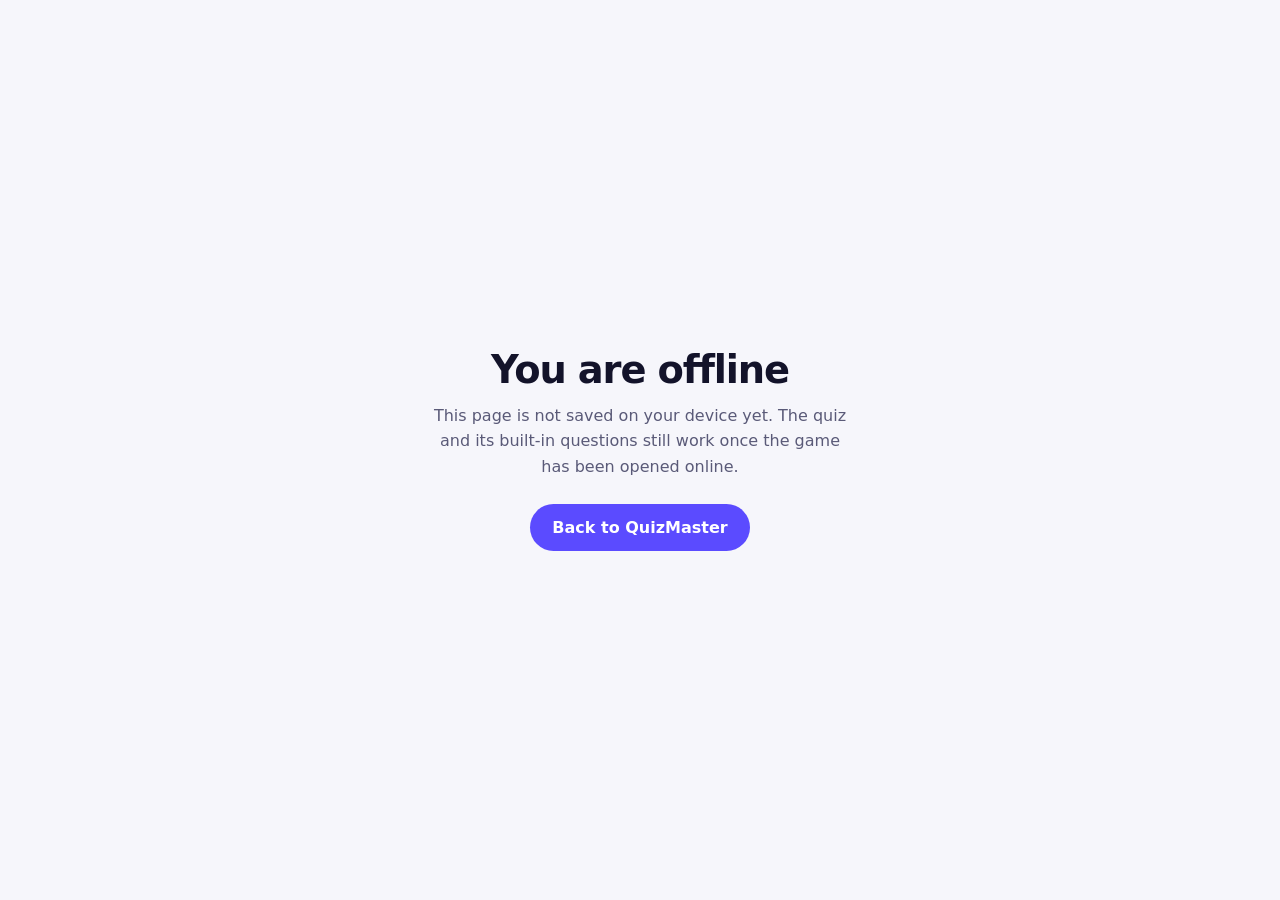
<file: offline.html>
<!DOCTYPE html>
<html lang="en">
<head>
  <meta charset="utf-8">
  <meta http-equiv="Content-Security-Policy" content="default-src 'self'; style-src 'self' 'unsafe-inline'; img-src 'self'; base-uri 'self'; form-action 'none'">
  <meta name="description" content="QuizMaster is offline. Reconnect, or open the game again once it has been saved on your device.">
  <meta name="viewport" content="width=device-width, initial-scale=1, viewport-fit=cover">
  <title>Offline | QuizMaster</title>
  <meta name="robots" content="noindex">
  <meta name="color-scheme" content="light dark">
  <meta name="theme-color" content="#5b4bff">
  <link rel="icon" href="assets/images/icons/favicon.svg" type="image/svg+xml">
  <style>
    :root { color-scheme: light dark; --bg: #f6f6fb; --text: #13132a; --muted: #5a5a78; --primary: #5b4bff; --on: #fff; }
    @media (prefers-color-scheme: dark) { :root { --bg: #0a0a16; --text: #f2f2fc; --muted: #a9a9c9; --primary: #8b7dff; --on: #0b0a20; } }
    * { box-sizing: border-box; }
    body { margin: 0; min-height: 100dvh; display: grid; place-items: center; padding: 1.5rem; background: var(--bg); color: var(--text); font-family: ui-sans-serif, system-ui, -apple-system, "Segoe UI", Roboto, sans-serif; text-align: center; line-height: 1.6; }
    main { max-width: 26rem; }
    h1 { font-size: clamp(1.75rem, 1.4rem + 1.6vw, 2.4rem); letter-spacing: -0.03em; line-height: 1.1; margin: 0 0 0.75rem; }
    p { color: var(--muted); margin: 0 0 1.5rem; }
    a { display: inline-block; min-height: 44px; padding: 0.7rem 1.4rem; border-radius: 999px; background: var(--primary); color: var(--on); font-weight: 600; text-decoration: none; }
    a:focus-visible { outline: 3px solid var(--primary); outline-offset: 3px; }
  </style>
</head>
<body>
  <main>
    <h1>You are offline</h1>
    <p>This page is not saved on your device yet. The quiz and its built-in questions still work once the game has been opened online.</p>
    <a href="./">Back to QuizMaster</a>
  </main>
</body>
</html>
</file>
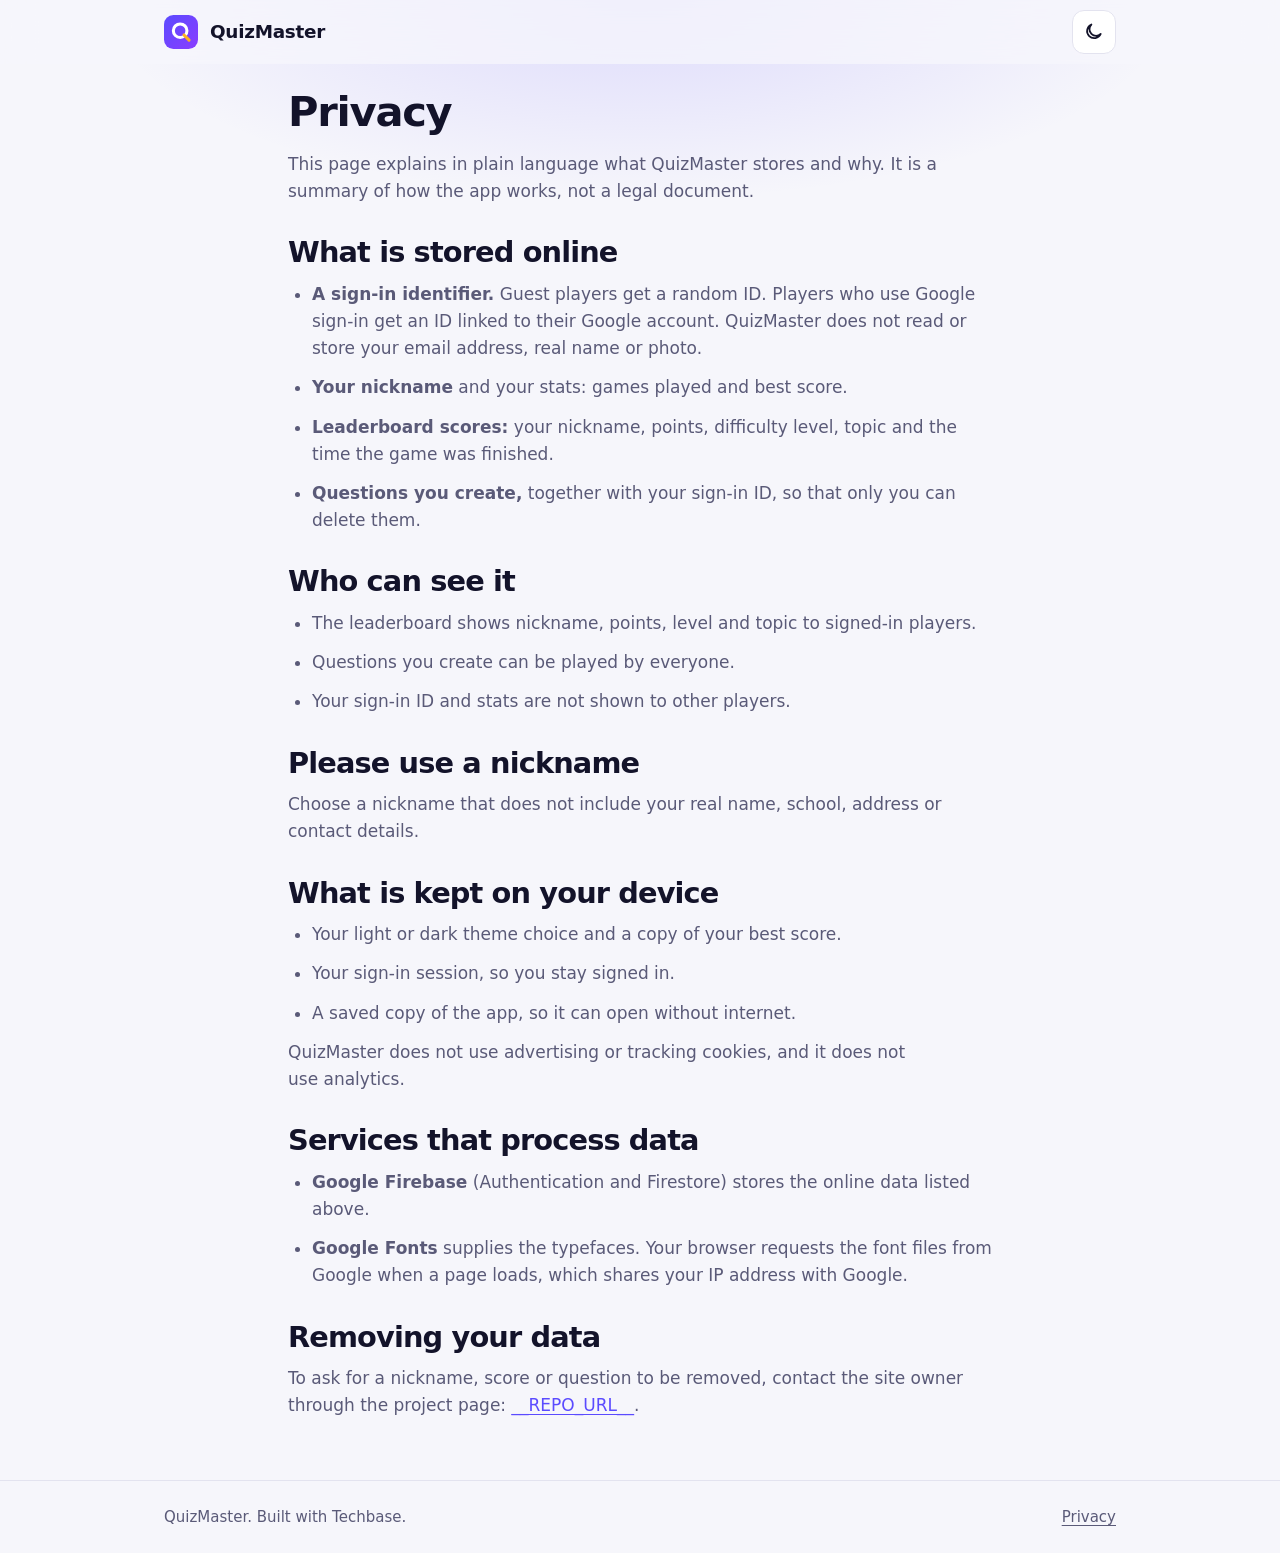
<file: privacy.html>
<!DOCTYPE html>
<html lang="en">
<head>
  <meta charset="utf-8">
  <meta http-equiv="Content-Security-Policy" content="default-src 'self'; script-src 'self'; style-src 'self' https://fonts.googleapis.com; font-src https://fonts.gstatic.com; img-src 'self' data:; manifest-src 'self'; object-src 'none'; base-uri 'self'; form-action 'self'">
  <meta name="viewport" content="width=device-width, initial-scale=1, viewport-fit=cover">
  <title>Privacy | QuizMaster</title>
  <meta name="description" content="A plain-language summary of what QuizMaster stores, where, and why.">
  <link rel="canonical" href="__SITE_URL__privacy.html">
  <meta name="theme-color" content="#f6f6fb">
  <meta name="color-scheme" content="light dark">
  <link rel="icon" href="assets/images/icons/favicon.svg" type="image/svg+xml">
  <link rel="icon" href="assets/images/icons/favicon-32.png" sizes="32x32" type="image/png">
  <link rel="apple-touch-icon" href="assets/images/icons/apple-touch-icon.png">
  <link rel="preconnect" href="https://fonts.googleapis.com">
  <link rel="preconnect" href="https://fonts.gstatic.com" crossorigin>
  <link rel="stylesheet" href="https://fonts.googleapis.com/css2?family=Inter:wght@400;500;600&family=Sora:wght@600;700;800&display=swap">
  <link rel="stylesheet" href="css/tokens.css">
  <link rel="stylesheet" href="css/style.css">
  <script src="js/theme-init.js"></script>
</head>
<body>
  <a class="skip-link" href="#main">Skip to main content</a>
  <svg class="sprite" aria-hidden="true" focusable="false">
    <symbol id="i-sun" viewBox="0 0 24 24"><circle cx="12" cy="12" r="4"/><path d="M12 2.5V5M12 19v2.5M2.5 12H5M19 12h2.5M5.3 5.3l1.8 1.8M16.9 16.9l1.8 1.8M18.7 5.3l-1.8 1.8M7.1 16.9l-1.8 1.8"/></symbol>
    <symbol id="i-moon" viewBox="0 0 24 24"><path d="M20 14.5A8 8 0 1 1 9.5 4a6.5 6.5 0 0 0 10.5 10.5z"/></symbol>
  </svg>

  <header class="site-header">
    <div class="site-header__inner">
      <a class="brand" href="./" aria-label="QuizMaster home">
        <svg class="brand__mark" viewBox="0 0 40 40" aria-hidden="true" focusable="false">
          <defs>
            <linearGradient id="logo-gradient" x1="0" y1="0" x2="1" y2="1">
              <stop offset="0" stop-color="#5b4bff"/>
              <stop offset="1" stop-color="#8a3cff"/>
            </linearGradient>
          </defs>
          <rect width="40" height="40" rx="11" fill="url(#logo-gradient)"/>
          <circle cx="19" cy="18.5" r="8" fill="none" stroke="#ffffff" stroke-width="3.6"/>
          <path d="M23.5 23.5l6 6" stroke="#ffb020" stroke-width="3.6" stroke-linecap="round"/>
        </svg>
        <span class="brand__name">QuizMaster</span>
      </a>
      <div class="header-actions">
        <button type="button" class="icon-btn theme-toggle" id="theme-toggle">
          <svg class="icon icon-moon" aria-hidden="true" focusable="false"><use href="#i-moon"></use></svg>
          <svg class="icon icon-sun" aria-hidden="true" focusable="false"><use href="#i-sun"></use></svg>
        </button>
      </div>
    </div>
  </header>

  <main id="main" tabindex="-1">
    <article class="prose">
      <h1>Privacy</h1>
      <p>This page explains in plain language what QuizMaster stores and why. It is a summary of how the app works, not a legal document.</p>

      <h2>What is stored online</h2>
      <ul>
        <li><strong>A sign-in identifier.</strong> Guest players get a random ID. Players who use Google sign-in get an ID linked to their Google account. QuizMaster does not read or store your email address, real name or photo.</li>
        <li><strong>Your nickname</strong> and your stats: games played and best score.</li>
        <li><strong>Leaderboard scores:</strong> your nickname, points, difficulty level, topic and the time the game was finished.</li>
        <li><strong>Questions you create,</strong> together with your sign-in ID, so that only you can delete them.</li>
      </ul>

      <h2>Who can see it</h2>
      <ul>
        <li>The leaderboard shows nickname, points, level and topic to signed-in players.</li>
        <li>Questions you create can be played by everyone.</li>
        <li>Your sign-in ID and stats are not shown to other players.</li>
      </ul>

      <h2>Please use a nickname</h2>
      <p>Choose a nickname that does not include your real name, school, address or contact details.</p>

      <h2>What is kept on your device</h2>
      <ul>
        <li>Your light or dark theme choice and a copy of your best score.</li>
        <li>Your sign-in session, so you stay signed in.</li>
        <li>A saved copy of the app, so it can open without internet.</li>
      </ul>
      <p>QuizMaster does not use advertising or tracking cookies, and it does not use analytics.</p>

      <h2>Services that process data</h2>
      <ul>
        <li><strong>Google Firebase</strong> (Authentication and Firestore) stores the online data listed above.</li>
        <li><strong>Google Fonts</strong> supplies the typefaces. Your browser requests the font files from Google when a page loads, which shares your IP address with Google.</li>
      </ul>

      <h2>Removing your data</h2>
      <p>To ask for a nickname, score or question to be removed, contact the site owner through the project page: <a href="__REPO_URL__" rel="noopener noreferrer">__REPO_URL__</a>.</p>
    </article>
  </main>

  <footer class="site-footer">
    <div class="site-footer__inner">
      <p>QuizMaster. Built with Techbase.</p>
      <p><a href="privacy.html">Privacy</a></p>
    </div>
  </footer>

  <div class="toast-region" id="toast-region" role="status" aria-live="polite"></div>
  <script type="module" src="js/static-page.js"></script>
</body>
</html>
</file>
<file: css/tokens.css>
/* ==========================================================================
   QuizMaster design tokens
   Everything visual (colour, type, spacing, radius, shadow, motion) starts
   here. Change a value once and the whole app follows.
   Themes: light is the default; [data-theme="dark"] overrides it.
   ========================================================================== */

:root {
  /* ----- Brand ----- */
  --color-primary: #5b4bff;
  --color-primary-hover: #4a3be6;
  --color-primary-soft: #eeecff;
  --color-on-primary: #ffffff;
  --color-accent: #ffb020;
  --color-accent-soft: #fff3d6;
  --gradient-brand: linear-gradient(135deg, #5b4bff 0%, #8a3cff 100%);
  --gradient-glow: radial-gradient(60% 55% at 50% 0%, rgba(91, 75, 255, 0.16), transparent 70%);

  /* ----- Neutrals (light) ----- */
  --color-bg: #f6f6fb;
  --color-surface: #ffffff;
  --color-surface-2: #f0f0f8;
  --color-border: #e3e3ef;
  --color-border-strong: #c9c9dd;
  --color-text: #13132a;
  --color-text-muted: #5a5a78;

  /* ----- Semantic ----- */
  --color-success: #0f7b53;
  --color-success-soft: #ddf4ea;
  --color-warning: #a35a00;
  --color-warning-soft: #fff0d9;
  --color-error: #c9283b;
  --color-error-soft: #fde4e8;
  --color-info: #1f5fd6;
  --color-info-soft: #e2ecff;

  /* ----- Difficulty badges ----- */
  --color-level-easy: var(--color-success);
  --color-level-medium: #a35a00;
  --color-level-hard: var(--color-error);
  --color-level-mixed: var(--color-primary);

  /* ----- Typography ----- */
  --font-display: "Sora", ui-sans-serif, system-ui, -apple-system, "Segoe UI", Roboto, sans-serif;
  --font-body: "Inter", ui-sans-serif, system-ui, -apple-system, "Segoe UI", Roboto, sans-serif;

  --text-xs: clamp(0.75rem, 0.73rem + 0.1vw, 0.8125rem);
  --text-sm: clamp(0.875rem, 0.85rem + 0.12vw, 0.9375rem);
  --text-base: clamp(1rem, 0.97rem + 0.15vw, 1.0625rem);
  --text-lg: clamp(1.125rem, 1.07rem + 0.3vw, 1.3rem);
  --text-xl: clamp(1.375rem, 1.2rem + 0.8vw, 1.8rem);
  --text-2xl: clamp(1.75rem, 1.4rem + 1.6vw, 2.6rem);
  --text-3xl: clamp(2.25rem, 1.5rem + 3.4vw, 4.25rem);

  --leading-tight: 1.1;
  --leading-snug: 1.3;
  --leading-body: 1.6;
  --tracking-tight: -0.03em;
  --tracking-snug: -0.015em;

  /* ----- Spacing (4px base) ----- */
  --space-1: 0.25rem;
  --space-2: 0.5rem;
  --space-3: 0.75rem;
  --space-4: 1rem;
  --space-5: 1.25rem;
  --space-6: 1.5rem;
  --space-8: 2rem;
  --space-10: 2.5rem;
  --space-12: 3rem;
  --space-16: 4rem;

  /* ----- Shape ----- */
  --radius-sm: 8px;
  --radius-md: 12px;
  --radius-lg: 18px;
  --radius-xl: 26px;
  --radius-pill: 999px;
  --border-width: 1px;

  /* ----- Shadows ----- */
  --shadow-sm: 0 1px 2px rgba(19, 19, 42, 0.06), 0 1px 1px rgba(19, 19, 42, 0.04);
  --shadow-md: 0 8px 24px -8px rgba(19, 19, 42, 0.14), 0 2px 6px rgba(19, 19, 42, 0.05);
  --shadow-lg: 0 24px 48px -16px rgba(40, 30, 120, 0.28), 0 4px 12px rgba(19, 19, 42, 0.06);
  --shadow-glow: 0 10px 30px -8px rgba(91, 75, 255, 0.55);
  --ring: 0 0 0 3px rgba(91, 75, 255, 0.4);

  /* ----- Layers ----- */
  --z-base: 1;
  --z-header: 50;
  --z-nav: 60;
  --z-menu: 70;
  --z-modal: 80;
  --z-toast: 90;
  --z-confetti: 95;

  /* ----- Motion ----- */
  --ease-out: cubic-bezier(0.22, 1, 0.36, 1);
  --ease-in-out: cubic-bezier(0.65, 0, 0.35, 1);
  --duration-fast: 120ms;
  --duration-base: 220ms;
  --duration-slow: 480ms;

  /* ----- Layout ----- */
  --container: 62rem;
  --container-narrow: 40rem;
  --header-height: 64px;
  --nav-height: 68px;

  color-scheme: light;
}

/* ----- Dark theme ----- */
[data-theme="dark"] {
  --color-primary: #8b7dff;
  --color-primary-hover: #a094ff;
  --color-primary-soft: rgba(139, 125, 255, 0.16);
  --color-on-primary: #0b0a20;
  --color-accent: #ffbe3d;
  --color-accent-soft: rgba(255, 190, 61, 0.14);
  --gradient-brand: linear-gradient(135deg, #8b7dff 0%, #b27dff 100%);
  --gradient-glow: radial-gradient(60% 55% at 50% 0%, rgba(139, 125, 255, 0.22), transparent 70%);

  --color-bg: #0a0a16;
  --color-surface: #13132b;
  --color-surface-2: #1b1b38;
  --color-border: #272748;
  --color-border-strong: #3a3a64;
  --color-text: #f2f2fc;
  --color-text-muted: #a9a9c9;

  --color-success: #3ddc97;
  --color-success-soft: rgba(61, 220, 151, 0.14);
  --color-warning: #ffb454;
  --color-warning-soft: rgba(255, 180, 84, 0.14);
  --color-error: #ff6b7f;
  --color-error-soft: rgba(255, 107, 127, 0.14);
  --color-info: #6ea2ff;
  --color-info-soft: rgba(110, 162, 255, 0.14);

  --color-level-medium: #ffb454;

  --shadow-sm: 0 1px 2px rgba(0, 0, 0, 0.5);
  --shadow-md: 0 10px 28px -8px rgba(0, 0, 0, 0.6), 0 2px 6px rgba(0, 0, 0, 0.4);
  --shadow-lg: 0 28px 56px -16px rgba(0, 0, 0, 0.75), 0 4px 12px rgba(0, 0, 0, 0.4);
  --shadow-glow: 0 10px 34px -8px rgba(139, 125, 255, 0.55);
  --ring: 0 0 0 3px rgba(139, 125, 255, 0.55);

  color-scheme: dark;
}
</file>
<file: css/style.css>
/* ==========================================================================
   QuizMaster styles
   Uses the design tokens in tokens.css. Mobile first.
   Contents: 1 Base · 2 Layout · 3 Components · 4 Screens · 5 Motion · 6 Misc
   ========================================================================== */

/* ---------- 1. Base ---------- */
*,
*::before,
*::after {
  box-sizing: border-box;
}

html {
  -webkit-text-size-adjust: 100%;
  scroll-behavior: smooth;
  scroll-padding-top: calc(var(--header-height) + var(--space-4));
  scroll-padding-bottom: calc(var(--nav-height) + var(--space-8));
}

body {
  margin: 0;
  min-height: 100vh;
  min-height: 100dvh;
  display: flex;
  flex-direction: column;
  font-family: var(--font-body);
  font-size: var(--text-base);
  line-height: var(--leading-body);
  color: var(--color-text);
  background-color: var(--color-bg);
  background-image: var(--gradient-glow);
  background-repeat: no-repeat;
  background-size: 100% 520px;
  -webkit-font-smoothing: antialiased;
  text-rendering: optimizeLegibility;
  overflow-x: hidden;
}

h1,
h2,
h3 {
  margin: 0;
  font-family: var(--font-display);
  line-height: var(--leading-tight);
  letter-spacing: var(--tracking-tight);
  text-wrap: balance;
}

p {
  margin: 0;
  text-wrap: pretty;
}

ul,
ol {
  margin: 0;
  padding: 0;
}

img,
svg {
  display: block;
  max-width: 100%;
}

a {
  color: var(--color-primary);
  text-underline-offset: 3px;
}

a:hover {
  color: var(--color-primary-hover);
}

button,
input,
select {
  font: inherit;
  color: inherit;
}

button {
  cursor: pointer;
}

[hidden] {
  display: none !important;
}

::selection {
  background: var(--color-primary);
  color: var(--color-on-primary);
}

:focus-visible {
  outline: 2px solid var(--color-primary);
  outline-offset: 3px;
  border-radius: var(--radius-sm);
}

/* Headings and the main area receive focus from code when a screen changes.
   They are not controls, so they do not need a ring. */
[tabindex="-1"]:focus,
[tabindex="-1"]:focus-visible {
  outline: none;
}

/* Styled scrollbar */
* {
  scrollbar-width: thin;
  scrollbar-color: var(--color-border-strong) transparent;
}

::-webkit-scrollbar {
  width: 10px;
  height: 10px;
}

::-webkit-scrollbar-thumb {
  background: var(--color-border-strong);
  border-radius: var(--radius-pill);
  border: 2px solid var(--color-bg);
}

/* ---------- 2. Layout ---------- */
.container {
  width: 100%;
  max-width: var(--container);
  margin-inline: auto;
  padding-inline: var(--space-5);
}

main {
  flex: 1;
  width: 100%;
  max-width: var(--container);
  margin-inline: auto;
  padding: var(--space-6) var(--space-5) var(--space-12);
  outline: none;
}

body.has-nav main {
  padding-bottom: calc(var(--nav-height) + var(--space-8) + env(safe-area-inset-bottom));
}

.screen {
  animation: screen-in var(--duration-slow) var(--ease-out) both;
}

.screen--narrow {
  max-width: var(--container-narrow);
  margin-inline: auto;
}

.screen__head {
  display: grid;
  gap: var(--space-2);
  margin-bottom: var(--space-6);
}

.screen__title {
  font-size: var(--text-2xl);
}

.screen__title:focus {
  outline: none;
}

.screen__lead {
  color: var(--color-text-muted);
}

/* Skip link */
.skip-link {
  position: absolute;
  left: var(--space-4);
  top: -100px;
  z-index: calc(var(--z-modal) + 10);
  padding: var(--space-3) var(--space-4);
  background: var(--color-primary);
  color: var(--color-on-primary);
  border-radius: var(--radius-md);
  font-weight: 600;
  text-decoration: none;
}

.skip-link:focus {
  top: var(--space-4);
}

/* Header */
.site-header {
  position: sticky;
  top: 0;
  z-index: var(--z-header);
  border-bottom: var(--border-width) solid transparent;
  padding-top: env(safe-area-inset-top);
  transition: border-color var(--duration-base) var(--ease-out),
    box-shadow var(--duration-base) var(--ease-out);
}

/* The frosted background lives on a pseudo-element. A blur filter on the header
   itself would make the phone navigation bar (position: fixed) stick to the header. */
.site-header::before {
  content: "";
  position: absolute;
  inset: 0;
  z-index: -1;
  background: var(--color-bg);
}

@supports (backdrop-filter: blur(1px)) {
  .site-header::before {
    background: color-mix(in srgb, var(--color-bg) 78%, transparent);
    backdrop-filter: blur(16px) saturate(160%);
    -webkit-backdrop-filter: blur(16px) saturate(160%);
  }
}

.site-header.is-scrolled {
  border-bottom-color: var(--color-border);
  box-shadow: var(--shadow-sm);
}

.site-header__inner {
  display: flex;
  align-items: center;
  gap: var(--space-4);
  max-width: var(--container);
  margin-inline: auto;
  height: var(--header-height);
  padding-inline: var(--space-5);
  transition: height var(--duration-base) var(--ease-out);
}

.site-header.is-scrolled .site-header__inner {
  height: 56px;
}

.brand {
  display: inline-flex;
  align-items: center;
  gap: var(--space-3);
  color: var(--color-text);
  text-decoration: none;
  border-radius: var(--radius-md);
}

.brand:hover {
  color: var(--color-text);
}

.brand__mark {
  width: 34px;
  height: 34px;
  flex: none;
}

.brand__name {
  font-family: var(--font-display);
  font-weight: 700;
  font-size: 1.15rem;
  letter-spacing: var(--tracking-snug);
}

.header-actions {
  margin-left: auto;
  display: flex;
  align-items: center;
  gap: var(--space-2);
}

/* Primary navigation: bottom bar on phones, inline on larger screens */
.primary-nav {
  position: fixed;
  left: 0;
  right: 0;
  bottom: 0;
  z-index: var(--z-nav);
  display: flex;
  justify-content: space-around;
  gap: var(--space-1);
  padding: var(--space-2) var(--space-3) calc(var(--space-2) + env(safe-area-inset-bottom));
  background: var(--color-surface);
  border-top: var(--border-width) solid var(--color-border);
  box-shadow: 0 -8px 24px -12px rgba(19, 19, 42, 0.18);
}

.nav-link {
  flex: 1;
  display: grid;
  justify-items: center;
  gap: 2px;
  min-height: 48px;
  padding: var(--space-2);
  border: 0;
  border-radius: var(--radius-md);
  background: transparent;
  color: var(--color-text-muted);
  font-size: var(--text-xs);
  font-weight: 600;
  transition: color var(--duration-fast), background var(--duration-fast);
}

.nav-link .icon {
  width: 22px;
  height: 22px;
}

.nav-link:hover {
  color: var(--color-text);
  background: var(--color-surface-2);
}

.nav-link[aria-current="page"] {
  color: var(--color-primary);
  background: var(--color-primary-soft);
}

@media (min-width: 900px) {
  .primary-nav {
    position: static;
    margin-left: var(--space-6);
    padding: 0;
    gap: var(--space-1);
    background: transparent;
    border: 0;
    box-shadow: none;
    justify-content: flex-start;
  }

  .nav-link {
    flex: none;
    display: inline-flex;
    align-items: center;
    gap: var(--space-2);
    min-height: 40px;
    padding: var(--space-2) var(--space-4);
    font-size: var(--text-sm);
  }

  .nav-link .icon {
    width: 18px;
    height: 18px;
  }

  body.has-nav main {
    padding-bottom: var(--space-12);
  }
}

/* Hide navigation while a quiz is being played, so nothing gets tapped by accident */
body[data-screen="quiz-screen"] .primary-nav,
body:not(.has-nav) .primary-nav {
  display: none;
}

body[data-screen="quiz-screen"].has-nav main {
  padding-bottom: var(--space-12);
}

/* Footer */
.site-footer {
  border-top: var(--border-width) solid var(--color-border);
  padding: var(--space-6) 0 calc(var(--space-6) + env(safe-area-inset-bottom));
  color: var(--color-text-muted);
  font-size: var(--text-sm);
}

.site-footer__inner {
  padding-inline: var(--space-5);
  display: flex;
  flex-wrap: wrap;
  justify-content: space-between;
  gap: var(--space-3) var(--space-6);
  max-width: var(--container);
  margin-inline: auto;
}

.site-footer a {
  color: inherit;
}

body.has-nav .site-footer {
  padding-bottom: calc(var(--nav-height) + var(--space-6) + env(safe-area-inset-bottom));
}

@media (min-width: 900px) {
  body.has-nav .site-footer {
    padding-bottom: calc(var(--space-6) + env(safe-area-inset-bottom));
  }
}

body[data-screen="quiz-screen"] .site-footer {
  display: none;
}

/* ---------- 3. Components ---------- */

/* Icons */
.icon {
  width: 1.25em;
  height: 1.25em;
  flex: none;
  fill: none;
  stroke: currentColor;
  stroke-width: 2;
  stroke-linecap: round;
  stroke-linejoin: round;
}

.sprite {
  position: absolute;
  width: 0;
  height: 0;
  overflow: hidden;
}

/* Buttons */
.btn {
  display: inline-flex;
  align-items: center;
  justify-content: center;
  gap: var(--space-2);
  min-height: 48px;
  padding: var(--space-3) var(--space-6);
  border: var(--border-width) solid transparent;
  border-radius: var(--radius-md);
  font-weight: 600;
  line-height: 1.2;
  text-decoration: none;
  transition: transform var(--duration-fast) var(--ease-out),
    box-shadow var(--duration-base) var(--ease-out),
    background var(--duration-base), border-color var(--duration-base),
    color var(--duration-base);
}

.btn:active:not(:disabled) {
  transform: scale(0.98);
}

.btn:disabled,
.btn[aria-disabled="true"] {
  opacity: 0.5;
  cursor: not-allowed;
  box-shadow: none;
}

.btn--primary {
  background: var(--gradient-brand);
  color: var(--color-on-primary);
  box-shadow: var(--shadow-glow);
}

.btn--primary:hover:not(:disabled) {
  color: var(--color-on-primary);
  transform: translateY(-1px);
  filter: brightness(1.06);
}

.btn--secondary {
  background: var(--color-surface);
  color: var(--color-text);
  border-color: var(--color-border-strong);
  box-shadow: var(--shadow-sm);
}

.btn--secondary:hover:not(:disabled) {
  color: var(--color-text);
  border-color: var(--color-primary);
  background: var(--color-primary-soft);
}

.btn--ghost {
  background: transparent;
  color: var(--color-text-muted);
}

.btn--ghost:hover:not(:disabled) {
  color: var(--color-text);
  background: var(--color-surface-2);
}

.btn--danger {
  background: var(--color-error);
  color: #ffffff;
}

[data-theme="dark"] .btn--danger {
  color: #1a0509;
}

.btn--danger:hover:not(:disabled) {
  color: inherit;
  filter: brightness(1.08);
}

.btn--lg {
  min-height: 56px;
  padding: var(--space-4) var(--space-8);
  font-size: var(--text-lg);
  border-radius: var(--radius-lg);
}

.btn--sm {
  min-height: 40px;
  padding: var(--space-2) var(--space-4);
  font-size: var(--text-sm);
}

.btn--block {
  width: 100%;
}

.btn.is-loading {
  pointer-events: none;
}

.btn.is-loading::after {
  content: "";
  width: 1em;
  height: 1em;
  border: 2px solid currentColor;
  border-right-color: transparent;
  border-radius: 50%;
  animation: spin 700ms linear infinite;
}

.icon-btn {
  display: inline-grid;
  place-items: center;
  width: 44px;
  height: 44px;
  border: var(--border-width) solid var(--color-border);
  border-radius: var(--radius-md);
  background: var(--color-surface);
  color: var(--color-text);
  transition: background var(--duration-fast), border-color var(--duration-fast),
    transform var(--duration-fast) var(--ease-out);
}

.icon-btn:hover {
  border-color: var(--color-primary);
  background: var(--color-primary-soft);
}

.icon-btn:active {
  transform: scale(0.95);
}

/* Theme toggle icons swap with the theme */
.theme-toggle .icon-sun {
  display: none;
}

[data-theme="dark"] .theme-toggle .icon-sun {
  display: block;
}

[data-theme="dark"] .theme-toggle .icon-moon {
  display: none;
}

/* Account menu */
.account {
  position: relative;
}

.account__btn {
  font-family: var(--font-display);
  font-weight: 700;
  color: var(--color-on-primary);
  background: var(--gradient-brand);
  border: 0;
  border-radius: var(--radius-pill);
  box-shadow: var(--shadow-sm);
}

.account__btn:hover {
  background: var(--gradient-brand);
  filter: brightness(1.08);
}

.account__menu {
  position: absolute;
  right: 0;
  top: calc(100% + var(--space-2));
  z-index: var(--z-menu);
  min-width: 15rem;
  padding: var(--space-2);
  background: var(--color-surface);
  border: var(--border-width) solid var(--color-border);
  border-radius: var(--radius-lg);
  box-shadow: var(--shadow-lg);
  animation: pop-in var(--duration-base) var(--ease-out) both;
}

.account__who {
  padding: var(--space-3) var(--space-3) var(--space-3);
  border-bottom: var(--border-width) solid var(--color-border);
  margin-bottom: var(--space-2);
}

.account__name {
  font-weight: 700;
}

.account__type {
  color: var(--color-text-muted);
  font-size: var(--text-sm);
}

.menu-item {
  display: flex;
  align-items: center;
  gap: var(--space-3);
  width: 100%;
  min-height: 44px;
  padding: var(--space-2) var(--space-3);
  border: 0;
  border-radius: var(--radius-md);
  background: transparent;
  color: var(--color-text);
  text-align: left;
  font-weight: 500;
}

.menu-item:hover {
  background: var(--color-surface-2);
}

/* Cards */
.card {
  background: var(--color-surface);
  border: var(--border-width) solid var(--color-border);
  border-radius: var(--radius-lg);
  box-shadow: var(--shadow-sm);
  padding: var(--space-6);
}

.card--interactive {
  display: block;
  width: 100%;
  text-align: left;
  color: inherit;
  text-decoration: none;
  transition: transform var(--duration-base) var(--ease-out),
    box-shadow var(--duration-base) var(--ease-out),
    border-color var(--duration-base);
}

.card--interactive:hover {
  color: inherit;
  transform: translateY(-3px);
  box-shadow: var(--shadow-md);
  border-color: var(--color-primary);
}

.card--interactive:active {
  transform: translateY(-1px);
}

/* Chips and badges */
.chip {
  display: inline-flex;
  align-items: center;
  gap: var(--space-2);
  padding: var(--space-1) var(--space-3);
  border-radius: var(--radius-pill);
  background: var(--color-surface-2);
  color: var(--color-text-muted);
  font-size: var(--text-sm);
  font-weight: 600;
}

.chip--primary {
  background: var(--color-primary-soft);
  color: var(--color-primary);
}

.badge {
  display: inline-block;
  padding: 2px 10px;
  border-radius: var(--radius-pill);
  font-size: var(--text-xs);
  font-weight: 700;
  letter-spacing: 0.01em;
  color: #ffffff;
  background: var(--color-text-muted);
}

[data-theme="dark"] .badge {
  color: #0b0a20;
}

.badge--easy {
  background: var(--color-level-easy);
}

.badge--medium {
  background: var(--color-level-medium);
}

.badge--hard {
  background: var(--color-level-hard);
}

.badge--mixed {
  background: var(--color-level-mixed);
}

.badge--category,
[data-theme="dark"] .badge--category {
  background: var(--color-surface-2);
  color: var(--color-text-muted);
}

/* Segmented control (toggle buttons) */
.segmented {
  display: inline-flex;
  flex-wrap: wrap;
  gap: var(--space-1);
  padding: var(--space-1);
  background: var(--color-surface-2);
  border-radius: var(--radius-lg);
}

.segmented__btn {
  min-height: 44px;
  padding: var(--space-2) var(--space-4);
  border: 0;
  border-radius: var(--radius-md);
  background: transparent;
  color: var(--color-text-muted);
  font-weight: 600;
  transition: background var(--duration-fast), color var(--duration-fast),
    box-shadow var(--duration-fast);
}

.segmented__btn:hover {
  color: var(--color-text);
}

.segmented__btn[aria-pressed="true"] {
  background: var(--color-surface);
  color: var(--color-primary);
  box-shadow: var(--shadow-sm);
}

/* Forms */
.form {
  display: grid;
  gap: var(--space-5);
}

.field {
  display: grid;
  gap: var(--space-2);
}

.field__label {
  font-weight: 600;
  font-size: var(--text-sm);
}

.field__hint {
  color: var(--color-text-muted);
  font-size: var(--text-sm);
}

.field__error {
  color: var(--color-error);
  font-size: var(--text-sm);
  font-weight: 500;
}

.input {
  width: 100%;
  min-height: 48px;
  padding: var(--space-3) var(--space-4);
  background: var(--color-surface);
  border: var(--border-width) solid var(--color-border-strong);
  border-radius: var(--radius-md);
  transition: border-color var(--duration-fast), box-shadow var(--duration-fast);
}

.input::placeholder {
  color: var(--color-text-muted);
  opacity: 0.8;
}

.input:hover {
  border-color: var(--color-primary);
}

.input:focus-visible {
  outline: none;
  border-color: var(--color-primary);
  box-shadow: var(--ring);
}

.input[aria-invalid="true"] {
  border-color: var(--color-error);
}

select.input {
  appearance: none;
  padding-right: var(--space-10);
  background-image: linear-gradient(45deg, transparent 50%, var(--color-text-muted) 50%),
    linear-gradient(135deg, var(--color-text-muted) 50%, transparent 50%);
  background-position: calc(100% - 22px) 55%, calc(100% - 16px) 55%;
  background-size: 6px 6px, 6px 6px;
  background-repeat: no-repeat;
}

.status {
  min-height: 1.5em;
  font-size: var(--text-sm);
  color: var(--color-text-muted);
}

.status--ok {
  color: var(--color-success);
  font-weight: 600;
}

.status--error {
  color: var(--color-error);
  font-weight: 600;
}

/* Skeleton loaders */
.skeleton {
  border-radius: var(--radius-md);
  background: linear-gradient(
    90deg,
    var(--color-surface-2) 25%,
    var(--color-border) 50%,
    var(--color-surface-2) 75%
  );
  background-size: 200% 100%;
  animation: shimmer 1.4s linear infinite;
}

.skeleton-row {
  height: 64px;
}

/* Toasts */
.toast-region {
  position: fixed;
  left: 0;
  right: 0;
  bottom: calc(var(--space-4) + env(safe-area-inset-bottom));
  z-index: var(--z-toast);
  display: grid;
  justify-items: center;
  gap: var(--space-2);
  padding-inline: var(--space-4);
  pointer-events: none;
}

body.has-nav .toast-region {
  bottom: calc(var(--nav-height) + var(--space-4) + env(safe-area-inset-bottom));
}

@media (min-width: 900px) {
  body.has-nav .toast-region {
    bottom: calc(var(--space-4) + env(safe-area-inset-bottom));
  }
}

.toast {
  display: flex;
  align-items: center;
  gap: var(--space-3);
  max-width: 28rem;
  padding: var(--space-3) var(--space-5);
  background: var(--color-text);
  color: var(--color-bg);
  border-radius: var(--radius-md);
  box-shadow: var(--shadow-lg);
  font-weight: 500;
  pointer-events: auto;
  animation: toast-in var(--duration-base) var(--ease-out) both;
}

.toast.is-leaving {
  animation: toast-out var(--duration-base) var(--ease-in-out) both;
}

.toast--success .icon {
  color: #3ddc97;
}

.toast--error .icon {
  color: #ff8a99;
}

[data-theme="dark"] .toast--success .icon {
  color: #0f7b53;
}

[data-theme="dark"] .toast--error .icon {
  color: #c9283b;
}

/* Modal dialog */
.modal {
  width: min(28rem, calc(100vw - 2rem));
  padding: var(--space-6);
  background: var(--color-surface);
  color: var(--color-text);
  border: var(--border-width) solid var(--color-border);
  border-radius: var(--radius-xl);
  box-shadow: var(--shadow-lg);
}

.modal::backdrop {
  background: rgba(10, 10, 30, 0.55);
  backdrop-filter: blur(4px);
}

.modal[open] {
  animation: pop-in var(--duration-base) var(--ease-out) both;
}

.modal__title {
  font-size: var(--text-xl);
  margin-bottom: var(--space-3);
}

.modal__actions {
  display: flex;
  flex-wrap: wrap;
  justify-content: flex-end;
  gap: var(--space-3);
  margin-top: var(--space-6);
}

/* ---------- 4. Screens ---------- */

/* Loading */
.loading {
  display: grid;
  place-items: center;
  gap: var(--space-4);
  min-height: 50vh;
  color: var(--color-text-muted);
}

.spinner {
  width: 40px;
  height: 40px;
  border: 4px solid var(--color-border);
  border-top-color: var(--color-primary);
  border-radius: 50%;
  animation: spin 800ms linear infinite;
}

/* Hero (signed-out landing) */
.hero {
  position: relative;
  display: grid;
  gap: var(--space-6);
  padding: var(--space-8) 0 var(--space-4);
  text-align: center;
  justify-items: center;
  isolation: isolate;
}

.hero__orb {
  position: absolute;
  z-index: -1;
  border-radius: 50%;
  filter: blur(60px);
  opacity: 0.45;
  pointer-events: none;
}

.hero__orb--one {
  width: 280px;
  height: 280px;
  left: -60px;
  top: -40px;
  background: #5b4bff;
  animation: float 9s ease-in-out infinite;
}

.hero__orb--two {
  width: 240px;
  height: 240px;
  right: -40px;
  top: 80px;
  background: #ff7ab8;
  animation: float 11s ease-in-out infinite reverse;
}

[data-theme="dark"] .hero__orb {
  opacity: 0.28;
}

.hero__eyebrow {
  display: inline-flex;
  align-items: center;
  gap: var(--space-2);
  padding: var(--space-1) var(--space-4);
  border: var(--border-width) solid var(--color-border);
  border-radius: var(--radius-pill);
  background: var(--color-surface);
  color: var(--color-text-muted);
  font-size: var(--text-sm);
  font-weight: 600;
  box-shadow: var(--shadow-sm);
}

.hero__title {
  max-width: 14ch;
  font-size: var(--text-3xl);
  line-height: 1.02;
  letter-spacing: -0.04em;
}

.text-gradient {
  background: var(--gradient-brand);
  -webkit-background-clip: text;
  background-clip: text;
  color: transparent;
}

.hero__lead {
  max-width: 34rem;
  font-size: var(--text-lg);
  color: var(--color-text-muted);
}

.hero__actions {
  display: flex;
  flex-wrap: wrap;
  justify-content: center;
  gap: var(--space-3);
}

.hero__note {
  max-width: 30rem;
  font-size: var(--text-sm);
  color: var(--color-text-muted);
}

.facts {
  display: flex;
  flex-wrap: wrap;
  justify-content: center;
  gap: var(--space-3);
  list-style: none;
}

.steps {
  display: grid;
  gap: var(--space-4);
  margin-top: var(--space-10);
  list-style: none;
  counter-reset: step;
}

@media (min-width: 760px) {
  .steps {
    grid-template-columns: repeat(3, 1fr);
  }
}

.step {
  counter-increment: step;
  display: grid;
  gap: var(--space-2);
  padding: var(--space-6);
  background: var(--color-surface);
  border: var(--border-width) solid var(--color-border);
  border-radius: var(--radius-lg);
  box-shadow: var(--shadow-sm);
}

.step::before {
  content: counter(step);
  display: grid;
  place-items: center;
  width: 36px;
  height: 36px;
  border-radius: var(--radius-md);
  background: var(--color-primary-soft);
  color: var(--color-primary);
  font-family: var(--font-display);
  font-weight: 700;
}

.step__title {
  font-size: var(--text-lg);
}

.step__text {
  color: var(--color-text-muted);
  font-size: var(--text-sm);
}

.hero-error {
  max-width: 34rem;
  padding: var(--space-4) var(--space-5);
  background: var(--color-warning-soft);
  border: var(--border-width) solid var(--color-warning);
  border-radius: var(--radius-md);
  text-align: left;
}

/* Reveal on scroll */
.reveal {
  opacity: 0;
  transform: translateY(16px);
  transition: opacity var(--duration-slow) var(--ease-out),
    transform var(--duration-slow) var(--ease-out);
}

.reveal.is-visible {
  opacity: 1;
  transform: none;
}

.reveal[data-delay="1"] {
  transition-delay: 80ms;
}

.reveal[data-delay="2"] {
  transition-delay: 160ms;
}

.reveal[data-delay="3"] {
  transition-delay: 240ms;
}

html:not(.js) .reveal {
  opacity: 1;
  transform: none;
}

/* Home (dashboard) */
.bento {
  display: grid;
  gap: var(--space-4);
}

@media (min-width: 760px) {
  .bento {
    grid-template-columns: repeat(6, 1fr);
  }

  .bento__start {
    grid-column: span 4;
    grid-row: span 2;
  }

  .bento__stat {
    grid-column: span 2;
  }

  .bento__half {
    grid-column: span 3;
  }
}

.bento__start {
  position: relative;
  display: grid;
  gap: var(--space-4);
  align-content: space-between;
  padding: var(--space-8);
  background: var(--gradient-brand);
  color: var(--color-on-primary);
  border-radius: var(--radius-xl);
  box-shadow: var(--shadow-lg);
  overflow: hidden;
}

.bento__start::after {
  content: "";
  position: absolute;
  right: -60px;
  bottom: -80px;
  width: 240px;
  height: 240px;
  border-radius: 50%;
  background: rgba(255, 255, 255, 0.14);
  pointer-events: none;
}

.bento__start .btn {
  position: relative;
  z-index: 1;
  justify-self: start;
}

.btn--on-gradient {
  background: #ffffff;
  color: #3a2bd0;
  box-shadow: var(--shadow-md);
}

.btn--on-gradient:hover:not(:disabled) {
  color: #3a2bd0;
  transform: translateY(-1px);
}

[data-theme="dark"] .btn--on-gradient {
  background: #0b0a20;
  color: #d9d4ff;
}

[data-theme="dark"] .btn--on-gradient:hover:not(:disabled) {
  color: #ffffff;
}

.bento__start-title {
  font-size: var(--text-2xl);
}

.bento__start-text {
  opacity: 0.92;
  max-width: 28rem;
}

.stat {
  display: grid;
  gap: var(--space-1);
  align-content: center;
}

.stat__label {
  color: var(--color-text-muted);
  font-size: var(--text-sm);
  font-weight: 600;
}

.stat__value {
  font-family: var(--font-display);
  font-size: var(--text-2xl);
  font-weight: 700;
  letter-spacing: var(--tracking-tight);
}

.action-card {
  display: grid;
  grid-template-columns: auto 1fr;
  gap: var(--space-4);
  align-items: center;
}

.action-card__icon {
  display: grid;
  place-items: center;
  width: 48px;
  height: 48px;
  border-radius: var(--radius-md);
  background: var(--color-primary-soft);
  color: var(--color-primary);
}

.action-card__title {
  font-family: var(--font-display);
  font-weight: 700;
}

.action-card__text {
  color: var(--color-text-muted);
  font-size: var(--text-sm);
}

/* Setup (choose a quiz) */
.setup-section {
  display: grid;
  gap: var(--space-3);
  margin-bottom: var(--space-8);
}

.setup-section__title {
  font-size: var(--text-lg);
}

.tile-grid {
  display: grid;
  grid-template-columns: repeat(auto-fill, minmax(9.5rem, 1fr));
  gap: var(--space-3);
  list-style: none;
}

.tile {
  display: grid;
  gap: var(--space-2);
  width: 100%;
  padding: var(--space-4);
  text-align: left;
  background: var(--color-surface);
  border: 2px solid var(--color-border);
  border-radius: var(--radius-lg);
  transition: border-color var(--duration-fast), transform var(--duration-base) var(--ease-out),
    box-shadow var(--duration-base);
}

.tile:hover {
  transform: translateY(-2px);
  border-color: var(--color-border-strong);
  box-shadow: var(--shadow-md);
}

.tile[aria-pressed="true"] {
  border-color: var(--color-primary);
  background: var(--color-primary-soft);
  box-shadow: var(--ring);
}

.tile__mark {
  display: grid;
  place-items: center;
  width: 40px;
  height: 40px;
  border-radius: var(--radius-md);
  background: var(--tile-color, #5b4bff);
  color: #ffffff;
  font-family: var(--font-display);
  font-weight: 700;
  font-size: var(--text-sm);
}

.tile__name {
  font-weight: 700;
}

.tile__count {
  color: var(--color-text-muted);
  font-size: var(--text-sm);
}

.setup-footer {
  position: sticky;
  bottom: calc(var(--space-4) + env(safe-area-inset-bottom));
  z-index: 2;
  display: flex;
  flex-wrap: wrap;
  align-items: center;
  gap: var(--space-3) var(--space-4);
  padding: var(--space-4);
  background: var(--color-surface);
  border: var(--border-width) solid var(--color-border);
  border-radius: var(--radius-lg);
  box-shadow: var(--shadow-md);
}

/* On phones the navigation bar sits at the bottom, so the bar rests just above it */
body.has-nav .setup-footer {
  bottom: calc(var(--nav-height) + var(--space-3) + env(safe-area-inset-bottom));
}

@media (min-width: 900px) {
  body.has-nav .setup-footer {
    bottom: calc(var(--space-4) + env(safe-area-inset-bottom));
  }
}

/* Quiz */
.quiz {
  display: grid;
  gap: var(--space-5);
  max-width: var(--container-narrow);
  margin-inline: auto;
}

.quiz__top {
  display: flex;
  flex-wrap: wrap;
  align-items: center;
  justify-content: space-between;
  gap: var(--space-3);
}

.quiz__meta {
  display: flex;
  flex-wrap: wrap;
  align-items: center;
  gap: var(--space-2);
}

.quiz__count {
  font-family: var(--font-display);
  font-weight: 700;
  font-size: var(--text-lg);
}

.quiz__status {
  display: flex;
  align-items: center;
  gap: var(--space-4);
}

.progress {
  height: 8px;
  border-radius: var(--radius-pill);
  background: var(--color-surface-2);
  overflow: hidden;
}

.progress__bar {
  width: calc(var(--progress, 0) * 1%);
  height: 100%;
  border-radius: inherit;
  background: var(--gradient-brand);
  transition: width var(--duration-slow) var(--ease-out);
}

.timer {
  position: relative;
  width: 56px;
  height: 56px;
  flex: none;
}

.timer__ring {
  width: 100%;
  height: 100%;
  transform: rotate(-90deg);
}

.timer__track,
.timer__value {
  fill: none;
  stroke-width: 5;
}

.timer__track {
  stroke: var(--color-surface-2);
}

.timer__value {
  stroke: var(--color-primary);
  stroke-linecap: round;
  stroke-dasharray: 113.1;
  stroke-dashoffset: var(--timer-offset, 0);
  transition: stroke-dashoffset 1s linear, stroke var(--duration-base);
}

.timer__text {
  position: absolute;
  inset: 0;
  display: grid;
  place-items: center;
  font-family: var(--font-display);
  font-weight: 700;
}

.timer.is-urgent .timer__value {
  stroke: var(--color-error);
}

.timer.is-urgent .timer__text {
  color: var(--color-error);
  animation: pulse 1s ease-in-out infinite;
}

.score-pill {
  display: inline-flex;
  align-items: center;
  gap: var(--space-2);
  padding: var(--space-2) var(--space-4);
  border-radius: var(--radius-pill);
  background: var(--color-accent-soft);
  color: var(--color-text);
  font-weight: 700;
}

.question {
  padding: var(--space-8) var(--space-6);
  background: var(--color-surface);
  border: var(--border-width) solid var(--color-border);
  border-radius: var(--radius-xl);
  box-shadow: var(--shadow-md);
}

.question__text {
  font-family: var(--font-display);
  font-size: var(--text-xl);
  font-weight: 600;
  line-height: var(--leading-snug);
  letter-spacing: var(--tracking-snug);
}

.options {
  display: grid;
  gap: var(--space-3);
  list-style: none;
}

.option {
  display: grid;
  grid-template-columns: auto 1fr auto;
  align-items: center;
  gap: var(--space-4);
  width: 100%;
  min-height: 60px;
  padding: var(--space-3) var(--space-4);
  text-align: left;
  background: var(--color-surface);
  border: 2px solid var(--color-border);
  border-radius: var(--radius-lg);
  font-weight: 500;
  transition: border-color var(--duration-fast), background var(--duration-fast),
    transform var(--duration-fast) var(--ease-out), box-shadow var(--duration-base);
}

.option:hover:not(:disabled) {
  border-color: var(--color-primary);
  background: var(--color-primary-soft);
  transform: translateX(3px);
}

.option:active:not(:disabled) {
  transform: scale(0.99);
}

.option__key {
  display: grid;
  place-items: center;
  width: 36px;
  height: 36px;
  border-radius: var(--radius-sm);
  background: var(--color-surface-2);
  color: var(--color-text-muted);
  font-family: var(--font-display);
  font-weight: 700;
  font-size: var(--text-sm);
}

.option__state .icon {
  width: 24px;
  height: 24px;
}

.option:disabled {
  cursor: default;
  color: inherit;
}

.option.is-dim {
  opacity: 0.55;
}

.option.is-correct {
  border-color: var(--color-success);
  background: var(--color-success-soft);
  color: var(--color-text);
}

.option.is-correct .option__key,
.option.is-correct .option__state {
  background: var(--color-success);
  color: #ffffff;
}

.option.is-correct .option__state {
  display: grid;
  place-items: center;
  width: 32px;
  height: 32px;
  border-radius: 50%;
}

[data-theme="dark"] .option.is-correct .option__key,
[data-theme="dark"] .option.is-correct .option__state {
  color: #05241a;
}

.option.is-wrong {
  border-color: var(--color-error);
  background: var(--color-error-soft);
  color: var(--color-text);
  animation: shake 360ms var(--ease-in-out);
}

.option.is-wrong .option__key,
.option.is-wrong .option__state {
  background: var(--color-error);
  color: #ffffff;
}

.option.is-wrong .option__state {
  display: grid;
  place-items: center;
  width: 32px;
  height: 32px;
  border-radius: 50%;
}

[data-theme="dark"] .option.is-wrong .option__key,
[data-theme="dark"] .option.is-wrong .option__state {
  color: #2a0710;
}

.quiz__footer {
  display: flex;
  flex-wrap: wrap;
  align-items: center;
  justify-content: space-between;
  gap: var(--space-3);
  min-height: 56px;
}

.quiz__hint {
  color: var(--color-text-muted);
  font-size: var(--text-sm);
}

@media (max-width: 759px) {
  .quiz__hint {
    display: none;
  }
}

/* Result */
.result {
  display: grid;
  justify-items: center;
  gap: var(--space-5);
  max-width: var(--container-narrow);
  margin-inline: auto;
  padding: var(--space-8) var(--space-6);
  text-align: center;
  background: var(--color-surface);
  border: var(--border-width) solid var(--color-border);
  border-radius: var(--radius-xl);
  box-shadow: var(--shadow-md);
}

.result__ring {
  position: relative;
  width: 168px;
  height: 168px;
}

.result__ring svg {
  width: 100%;
  height: 100%;
  transform: rotate(-90deg);
}

.result__track,
.result__value {
  fill: none;
  stroke-width: 10;
}

.result__track {
  stroke: var(--color-surface-2);
}

.result__value {
  stroke: url(#result-gradient);
  stroke-linecap: round;
  stroke-dasharray: 301.6;
  stroke-dashoffset: var(--result-offset, 301.6);
  transition: stroke-dashoffset 1.2s var(--ease-out);
}

.result__percent {
  position: absolute;
  inset: 0;
  display: grid;
  place-items: center;
  font-family: var(--font-display);
  font-size: clamp(1.6rem, 1.3rem + 1.2vw, 2rem);
  font-weight: 800;
  letter-spacing: var(--tracking-tight);
}

.result__title {
  font-size: var(--text-2xl);
}

.result__score {
  color: var(--color-text-muted);
  font-size: var(--text-lg);
}

.result__score strong {
  color: var(--color-text);
  font-family: var(--font-display);
}

.new-best {
  display: inline-flex;
  align-items: center;
  gap: var(--space-2);
  padding: var(--space-2) var(--space-4);
  border-radius: var(--radius-pill);
  background: var(--color-accent-soft);
  color: var(--color-text);
  font-weight: 700;
  animation: pop-in var(--duration-slow) var(--ease-out) both;
}

.result__actions {
  display: flex;
  flex-wrap: wrap;
  justify-content: center;
  gap: var(--space-3);
}

.confetti-canvas {
  position: fixed;
  inset: 0;
  width: 100%;
  height: 100%;
  z-index: var(--z-confetti);
  pointer-events: none;
}

/* Leaderboard */
.lb-filters {
  display: grid;
  gap: var(--space-2);
  margin-bottom: var(--space-5);
}

.lb-note {
  color: var(--color-text-muted);
  font-size: var(--text-sm);
}

.lb-list {
  display: grid;
  gap: var(--space-3);
  list-style: none;
}

.lb-row {
  display: grid;
  grid-template-columns: auto 1fr auto;
  align-items: center;
  gap: var(--space-4);
  padding: var(--space-3) var(--space-4);
  background: var(--color-surface);
  border: var(--border-width) solid var(--color-border);
  border-radius: var(--radius-lg);
  box-shadow: var(--shadow-sm);
  animation: row-in var(--duration-slow) var(--ease-out) both;
}

.lb-row.is-me {
  border-color: var(--color-primary);
  background: var(--color-primary-soft);
}

.lb-rank {
  display: grid;
  place-items: center;
  width: 40px;
  height: 40px;
  border-radius: var(--radius-md);
  background: var(--color-surface-2);
  font-family: var(--font-display);
  font-weight: 700;
}

.lb-row--1 .lb-rank {
  background: linear-gradient(135deg, #ffd45a, #ffa927);
  color: #3b2600;
}

.lb-row--2 .lb-rank {
  background: linear-gradient(135deg, #e6e9f2, #aeb6c8);
  color: #1f2433;
}

.lb-row--3 .lb-rank {
  background: linear-gradient(135deg, #f2b98c, #c9814c);
  color: #3a1d08;
}

.lb-name {
  font-weight: 700;
  overflow-wrap: anywhere;
}

.lb-meta {
  display: flex;
  flex-wrap: wrap;
  align-items: center;
  gap: var(--space-2);
  margin-top: 2px;
}

.lb-you {
  font-size: var(--text-xs);
  font-weight: 700;
  color: var(--color-primary);
}

.lb-points {
  font-family: var(--font-display);
  font-weight: 800;
  font-size: var(--text-lg);
  text-align: right;
}

.lb-points small {
  display: block;
  color: var(--color-text-muted);
  font-family: var(--font-body);
  font-weight: 500;
  font-size: var(--text-xs);
}

.empty-state {
  display: grid;
  justify-items: center;
  gap: var(--space-3);
  padding: var(--space-10) var(--space-5);
  text-align: center;
  border: 2px dashed var(--color-border-strong);
  border-radius: var(--radius-xl);
  color: var(--color-text-muted);
}

.empty-state__title {
  font-family: var(--font-display);
  font-weight: 700;
  font-size: var(--text-lg);
  color: var(--color-text);
}

/* Editor */
.option-row {
  display: grid;
  grid-template-columns: 1fr auto;
  align-items: end;
  gap: var(--space-3);
}

.radio-pick {
  display: inline-flex;
  align-items: center;
  gap: var(--space-2);
  min-height: 48px;
  padding: 0 var(--space-3);
  border: var(--border-width) solid var(--color-border);
  border-radius: var(--radius-md);
  background: var(--color-surface);
  font-size: var(--text-sm);
  font-weight: 600;
  cursor: pointer;
}

.radio-pick input {
  width: 20px;
  height: 20px;
  accent-color: var(--color-primary);
}

.radio-pick:has(input:checked) {
  border-color: var(--color-success);
  background: var(--color-success-soft);
}

.radio-pick:has(input:focus-visible) {
  box-shadow: var(--ring);
}

.form-row {
  display: grid;
  gap: var(--space-5);
}

@media (min-width: 560px) {
  .form-row {
    grid-template-columns: 1fr 1fr;
  }
}

.fieldset-plain {
  display: grid;
  gap: var(--space-4);
  margin: 0;
  padding: 0;
  border: 0;
  min-width: 0;
}

.fieldset-plain legend {
  padding: 0;
  margin-bottom: var(--space-2);
  font-weight: 700;
}

.form-actions {
  display: flex;
  flex-wrap: wrap;
  gap: var(--space-3);
}

.form-actions--flush {
  margin-top: 0;
}

.form-actions--spaced {
  margin-top: var(--space-5);
}

.cloud-status {
  margin-top: var(--space-4);
}

#editor-offline {
  margin-bottom: var(--space-5);
}

.question-list {
  display: grid;
  gap: var(--space-3);
  margin-top: var(--space-4);
  list-style: none;
}

.q-item {
  display: grid;
  grid-template-columns: 1fr auto;
  align-items: center;
  gap: var(--space-3);
  padding: var(--space-3) var(--space-4);
  background: var(--color-surface);
  border: var(--border-width) solid var(--color-border);
  border-radius: var(--radius-md);
}

.q-item__text {
  font-weight: 600;
  overflow-wrap: anywhere;
}

.q-item__meta {
  display: flex;
  flex-wrap: wrap;
  gap: var(--space-2);
  margin-top: var(--space-1);
}

.section-title {
  margin-top: var(--space-10);
  font-size: var(--text-xl);
}

/* Name screen / simple centred forms */
.panel {
  padding: var(--space-8) var(--space-6);
  background: var(--color-surface);
  border: var(--border-width) solid var(--color-border);
  border-radius: var(--radius-xl);
  box-shadow: var(--shadow-md);
}

/* Privacy and 404 pages */
.prose {
  max-width: 44rem;
  margin-inline: auto;
}

.prose h1 {
  font-size: var(--text-2xl);
  margin-bottom: var(--space-4);
}

.prose h2 {
  font-size: var(--text-xl);
  margin: var(--space-8) 0 var(--space-3);
}

.prose p,
.prose li {
  color: var(--color-text-muted);
  margin-bottom: var(--space-3);
}

.prose ul {
  padding-left: var(--space-6);
}

.not-found {
  display: grid;
  justify-items: center;
  gap: var(--space-4);
  padding: var(--space-16) 0;
  text-align: center;
}

.not-found__code {
  font-family: var(--font-display);
  font-size: clamp(5rem, 20vw, 10rem);
  font-weight: 800;
  line-height: 1;
  letter-spacing: -0.06em;
}

/* No-JavaScript message */
.noscript-banner {
  margin: var(--space-6) auto;
  max-width: 34rem;
  padding: var(--space-5);
  background: var(--color-warning-soft);
  border: var(--border-width) solid var(--color-warning);
  border-radius: var(--radius-md);
  text-align: center;
}

html:not(.js) #loading-screen {
  display: none;
}

/* ---------- 5. Motion ---------- */
@keyframes screen-in {
  from {
    opacity: 0;
    transform: translateY(14px);
  }
  to {
    opacity: 1;
    transform: none;
  }
}

@keyframes pop-in {
  from {
    opacity: 0;
    transform: scale(0.94) translateY(6px);
  }
  to {
    opacity: 1;
    transform: none;
  }
}

@keyframes row-in {
  from {
    opacity: 0;
    transform: translateY(10px);
  }
  to {
    opacity: 1;
    transform: none;
  }
}

@keyframes toast-in {
  from {
    opacity: 0;
    transform: translateY(16px) scale(0.96);
  }
  to {
    opacity: 1;
    transform: none;
  }
}

@keyframes toast-out {
  to {
    opacity: 0;
    transform: translateY(8px) scale(0.98);
  }
}

@keyframes shake {
  0%,
  100% {
    transform: translateX(0);
  }
  20%,
  60% {
    transform: translateX(-6px);
  }
  40%,
  80% {
    transform: translateX(6px);
  }
}

@keyframes pulse {
  50% {
    transform: scale(1.12);
  }
}

@keyframes float {
  50% {
    transform: translate(18px, 22px);
  }
}

@keyframes spin {
  to {
    transform: rotate(360deg);
  }
}

@keyframes shimmer {
  to {
    background-position: -200% 0;
  }
}

@media (prefers-reduced-motion: reduce) {
  html {
    scroll-behavior: auto;
  }

  *,
  *::before,
  *::after {
    animation-duration: 0.01ms !important;
    animation-iteration-count: 1 !important;
    transition-duration: 0.01ms !important;
    transition-delay: 0ms !important;
  }

  .reveal {
    opacity: 1;
    transform: none;
  }
}

/* ---------- 6. Misc ---------- */
.sr-only {
  position: absolute;
  width: 1px;
  height: 1px;
  margin: -1px;
  padding: 0;
  overflow: hidden;
  clip: rect(0, 0, 0, 0);
  white-space: nowrap;
  border: 0;
}

.stack {
  display: grid;
  gap: var(--space-4);
}

@media print {
  .site-header,
  .primary-nav,
  .site-footer,
  .toast-region,
  .confetti-canvas {
    display: none !important;
  }

  body {
    background: #ffffff;
    color: #000000;
  }
}

/* ----- Install and update bar (js/pwa.js) ----- */
.pwa-bar {
  position: fixed;
  left: var(--space-4);
  right: var(--space-4);
  bottom: calc(var(--space-4) + env(safe-area-inset-bottom));
  z-index: var(--z-toast);
  display: flex;
  flex-wrap: wrap;
  align-items: center;
  justify-content: space-between;
  gap: var(--space-3);
  max-width: 34rem;
  margin-inline: auto;
  padding: var(--space-4);
  background: var(--color-surface);
  color: var(--color-text);
  border: var(--border-width) solid var(--color-border-strong);
  border-radius: var(--radius-lg);
  box-shadow: var(--shadow-lg);
  animation: pwa-bar-in var(--duration-slow) var(--ease-out) both;
}

body.has-nav .pwa-bar {
  bottom: calc(var(--nav-height) + var(--space-4) + env(safe-area-inset-bottom));
}

@media (min-width: 900px) {
  body.has-nav .pwa-bar {
    bottom: calc(var(--space-4) + env(safe-area-inset-bottom));
  }
}

.pwa-bar__text {
  flex: 1 1 14rem;
  margin: 0;
  font-size: var(--text-sm);
}

.pwa-bar__actions {
  display: flex;
  gap: var(--space-2);
}

@keyframes pwa-bar-in {
  from { opacity: 0; transform: translateY(12px); }
  to { opacity: 1; transform: none; }
}

@media (prefers-reduced-motion: reduce) {
  .pwa-bar { animation: none; }
}
</file>
